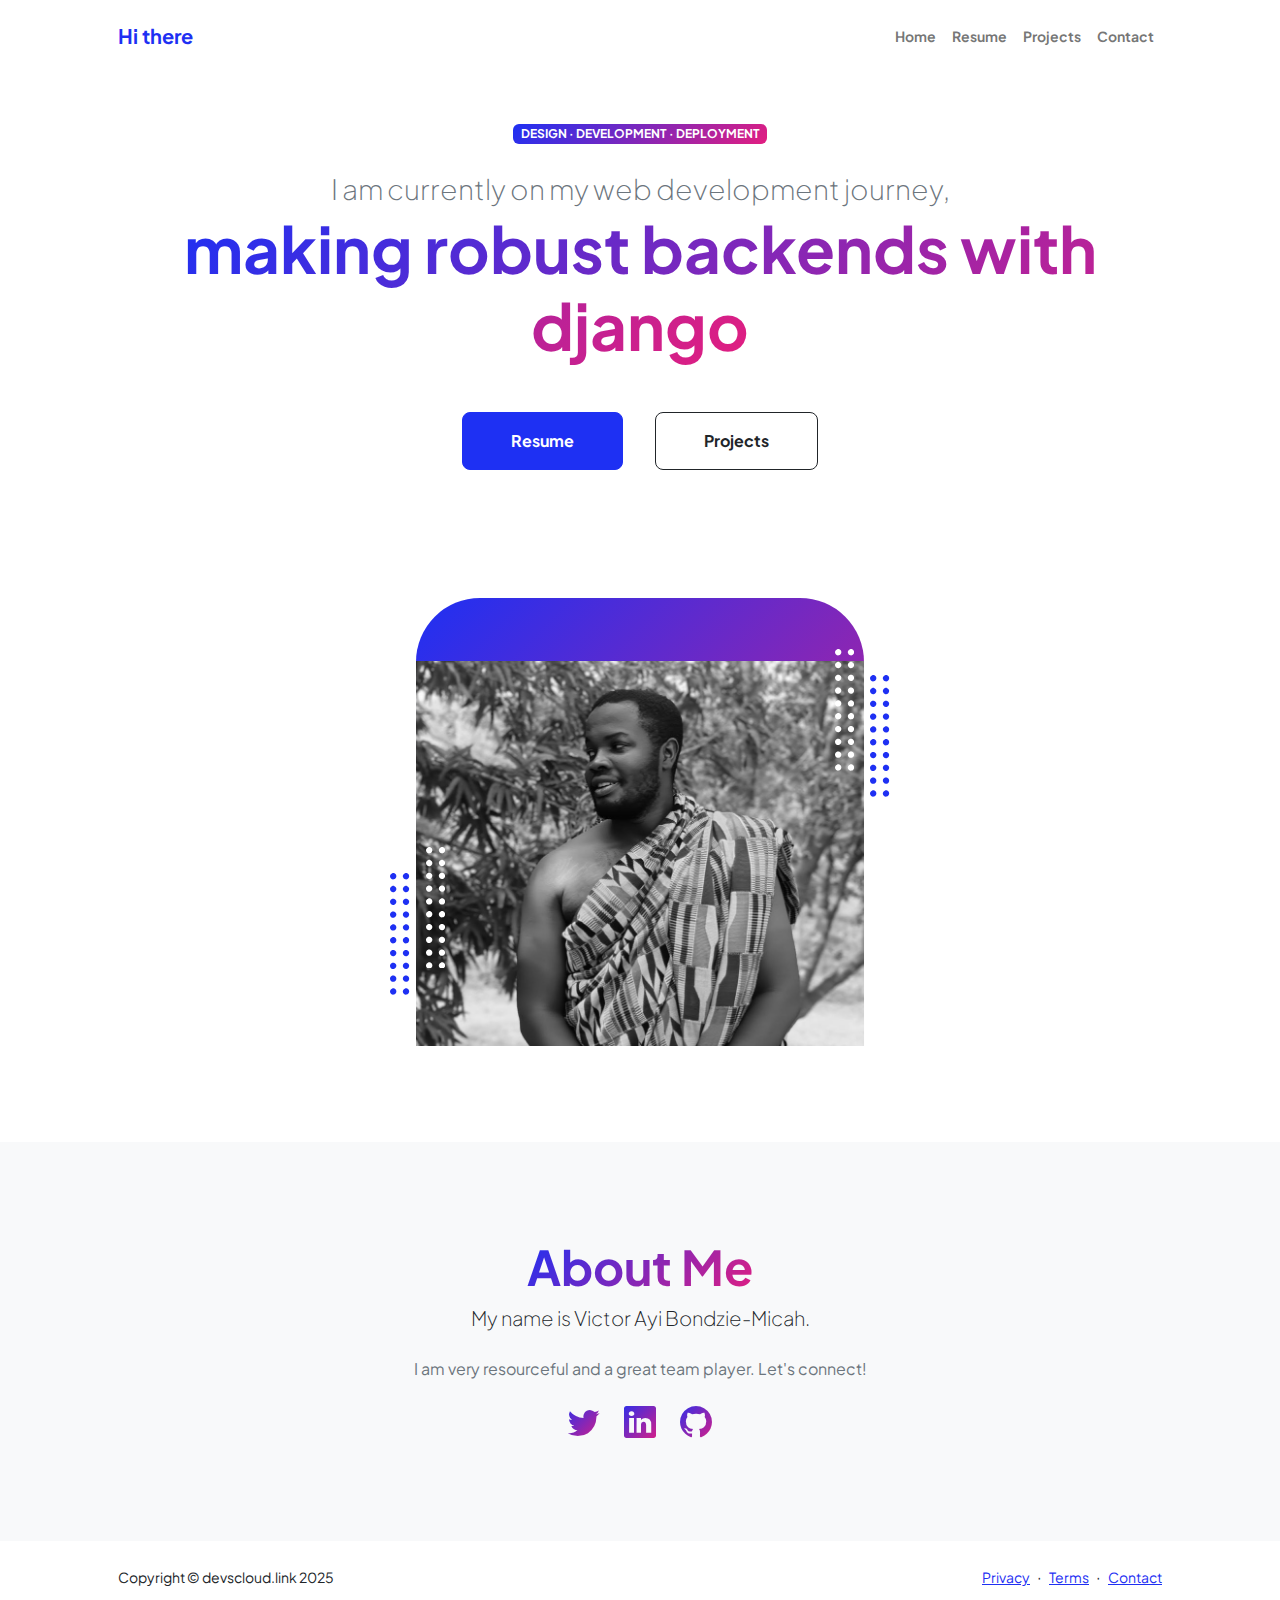
<file: index.html>
<!DOCTYPE html>
<html lang="en">
    <head>
        <meta charset="utf-8" />
        <meta name="viewport" content="width=device-width, initial-scale=1, shrink-to-fit=no" />
        <meta name="description" content="" />
        <meta name="author" content="" />
        <title>Welcome to my Website</title>
        <!-- Favicon-->
        <link rel="icon" type="image/x-icon" href="assets/favicon.ico" />
        <!-- Custom Google font-->
        <link rel="preconnect" href="https://fonts.googleapis.com" />
        <link rel="preconnect" href="https://fonts.gstatic.com" crossorigin />
        <link href="https://fonts.googleapis.com/css2?family=Plus+Jakarta+Sans:wght@100;200;300;400;500;600;700;800;900&amp;display=swap" rel="stylesheet" />
        <!-- Bootstrap icons-->
        <link href="https://cdn.jsdelivr.net/npm/bootstrap-icons@1.8.1/font/bootstrap-icons.css" rel="stylesheet" />
        <!-- Core theme CSS (includes Bootstrap)-->
        <link href="css/styles.css" rel="stylesheet" />
    </head>
    <body class="d-flex flex-column h-100">
        <main class="flex-shrink-0">
            <!-- Navigation-->
            <nav class="navbar navbar-expand-lg navbar-light bg-white py-3">
                <div class="container px-5">
                    <a class="navbar-brand" href="index.html"><span class="fw-bolder text-primary">Hi there</span></a>
                    <button class="navbar-toggler" type="button" data-bs-toggle="collapse" data-bs-target="#navbarSupportedContent" aria-controls="navbarSupportedContent" aria-expanded="false" aria-label="Toggle navigation"><span class="navbar-toggler-icon"></span></button>
                    <div class="collapse navbar-collapse" id="navbarSupportedContent">
                        <ul class="navbar-nav ms-auto mb-2 mb-lg-0 small fw-bolder">
                            <li class="nav-item"><a class="nav-link" href="index.html">Home</a></li>
                            <li class="nav-item"><a class="nav-link" href="resume.html">Resume</a></li>
                            <li class="nav-item"><a class="nav-link" href="projects.html">Projects</a></li>
                            <li class="nav-item"><a class="nav-link" href="contact.html">Contact</a></li>
                        </ul>
                    </div>
                </div>
            </nav>
            <!-- Header-->
            <header class="py-5">
                <div class="container px-5 pb-5">
                    <div class="row gx-5 align-items-center">
                        <div class="col-xxl-5">
                            <!-- Header text content-->
                            <div class="text-center text-xxl-start">
                                <div class="badge bg-gradient-primary-to-secondary text-white mb-4"><div class="text-uppercase">Design &middot; Development &middot; Deployment</div></div>
                                <div class="fs-3 fw-light text-muted">I am currently on my web development journey,</div>
                                <h1 class="display-3 fw-bolder mb-5"><span class="text-gradient d-inline">making robust backends with django</span></h1>
                                <div class="d-grid gap-3 d-sm-flex justify-content-sm-center justify-content-xxl-start mb-3">
                                    <a class="btn btn-primary btn-lg px-5 py-3 me-sm-3 fs-6 fw-bolder" href="resume.html">Resume</a>
                                    <a class="btn btn-outline-dark btn-lg px-5 py-3 fs-6 fw-bolder" href="projects.html">Projects</a>
                                </div>
                            </div>
                        </div>
                        <div class="col-xxl-7">
                            <!-- Header profile picture-->
                            <div class="d-flex justify-content-center mt-5 mt-xxl-0">
                                <div class="profile bg-gradient-primary-to-secondary">
                                    <!-- TIP: For best results, use a photo with a transparent background like the demo example below-->
                                    <!-- Watch a tutorial on how to do this on YouTube (link)-->
                                    <img class="profile-img" src="newme22.JPG" alt="..." /> 
                                    <div class="dots-1">
                                        <!-- SVG Dots-->
                                        <svg version="1.1" xmlns="http://www.w3.org/2000/svg" xmlns:xlink="http://www.w3.org/1999/xlink" x="0px" y="0px" viewBox="0 0 191.6 1215.4" style="enable-background: new 0 0 191.6 1215.4" xml:space="preserve">
                                            <g transform="translate(0.000000,1280.000000) scale(0.100000,-0.100000)">
                                                <path d="M227.7,12788.6c-105-35-200-141-222-248c-43-206,163-412,369-369c155,32,275,190,260,339c-11,105-90,213-190,262        C383.7,12801.6,289.7,12808.6,227.7,12788.6z"></path>
                                                <path d="M1507.7,12788.6c-151-50-253-216-222-362c25-119,136-230,254-255c194-41,395,142,375,339c-11,105-90,213-190,262        C1663.7,12801.6,1569.7,12808.6,1507.7,12788.6z"></path>
                                                <path d="M227.7,11508.6c-105-35-200-141-222-248c-43-206,163-412,369-369c155,32,275,190,260,339c-11,105-90,213-190,262        C383.7,11521.6,289.7,11528.6,227.7,11508.6z"></path>
                                                <path d="M1507.7,11508.6c-151-50-253-216-222-362c25-119,136-230,254-255c194-41,395,142,375,339c-11,105-90,213-190,262        C1663.7,11521.6,1569.7,11528.6,1507.7,11508.6z"></path>
                                                <path d="M227.7,10228.6c-105-35-200-141-222-248c-43-206,163-412,369-369c155,32,275,190,260,339c-11,105-90,213-190,262        C383.7,10241.6,289.7,10248.6,227.7,10228.6z"></path>
                                                <path d="M1507.7,10228.6c-105-35-200-141-222-248c-43-206,163-412,369-369c155,32,275,190,260,339c-11,105-90,213-190,262        C1663.7,10241.6,1569.7,10248.6,1507.7,10228.6z"></path>
                                                <path d="M227.7,8948.6c-105-35-200-141-222-248c-43-206,163-412,369-369c155,32,275,190,260,339c-11,105-90,213-190,262        C383.7,8961.6,289.7,8968.6,227.7,8948.6z"></path>
                                                <path d="M1507.7,8948.6c-105-35-200-141-222-248c-43-206,163-412,369-369c155,32,275,190,260,339c-11,105-90,213-190,262        C1663.7,8961.6,1569.7,8968.6,1507.7,8948.6z"></path>
                                                <path d="M227.7,7668.6c-105-35-200-141-222-248c-43-206,163-412,369-369c155,32,275,190,260,339c-11,105-90,213-190,262        C383.7,7681.6,289.7,7688.6,227.7,7668.6z"></path>
                                                <path d="M1507.7,7668.6c-105-35-200-141-222-248c-43-206,163-412,369-369c155,32,275,190,260,339c-11,105-90,213-190,262        C1663.7,7681.6,1569.7,7688.6,1507.7,7668.6z"></path>
                                                <path d="M227.7,6388.6c-105-35-200-141-222-248c-43-206,163-412,369-369c155,32,275,190,260,339c-11,105-90,213-190,262        C383.7,6401.6,289.7,6408.6,227.7,6388.6z"></path>
                                                <path d="M1507.7,6388.6c-105-35-200-141-222-248c-43-206,163-412,369-369c155,32,275,190,260,339c-11,105-90,213-190,262        C1663.7,6401.6,1569.7,6408.6,1507.7,6388.6z"></path>
                                                <path d="M227.7,5108.6c-105-35-200-141-222-248c-43-206,163-412,369-369c155,32,275,190,260,339c-11,105-90,213-190,262        C383.7,5121.6,289.7,5128.6,227.7,5108.6z"></path>
                                                <path d="M1507.7,5108.6c-105-35-200-141-222-248c-43-206,163-412,369-369c155,32,275,190,260,339c-11,105-90,213-190,262        C1663.7,5121.6,1569.7,5128.6,1507.7,5108.6z"></path>
                                                <path d="M227.7,3828.6c-105-35-200-141-222-248c-43-206,163-412,369-369c155,32,275,190,260,339c-11,105-90,213-190,262        C383.7,3841.6,289.7,3848.6,227.7,3828.6z"></path>
                                                <path d="M1507.7,3828.6c-105-35-200-141-222-248c-43-206,163-412,369-369c155,32,275,190,260,339c-11,105-90,213-190,262        C1663.7,3841.6,1569.7,3848.6,1507.7,3828.6z"></path>
                                                <path d="M227.7,2548.6c-105-35-200-141-222-248c-43-206,163-412,369-369c155,32,275,190,260,339c-11,105-90,213-190,262        C383.7,2561.6,289.7,2568.6,227.7,2548.6z"></path>
                                                <path d="M1507.7,2548.6c-105-35-200-141-222-248c-43-206,163-412,369-369c155,32,275,190,260,339c-11,105-90,213-190,262        C1663.7,2561.6,1569.7,2568.6,1507.7,2548.6z"></path>
                                                <path d="M227.7,1268.6c-105-35-200-141-222-248c-43-206,163-412,369-369c155,32,275,190,260,339c-11,105-90,213-190,262        C383.7,1281.6,289.7,1288.6,227.7,1268.6z"></path>
                                                <path d="M1507.7,1268.6c-105-35-200-141-222-248c-43-206,163-412,369-369c155,32,275,190,260,339c-11,105-90,213-190,262        C1663.7,1281.6,1569.7,1288.6,1507.7,1268.6z"></path>
                                            </g>
                                        </svg>
                                        <!-- END of SVG dots-->
                                    </div>
                                    <div class="dots-2">
                                        <!-- SVG Dots-->
                                        <svg version="1.1" xmlns="http://www.w3.org/2000/svg" xmlns:xlink="http://www.w3.org/1999/xlink" x="0px" y="0px" viewBox="0 0 191.6 1215.4" style="enable-background: new 0 0 191.6 1215.4" xml:space="preserve">
                                            <g transform="translate(0.000000,1280.000000) scale(0.100000,-0.100000)">
                                                <path d="M227.7,12788.6c-105-35-200-141-222-248c-43-206,163-412,369-369c155,32,275,190,260,339c-11,105-90,213-190,262        C383.7,12801.6,289.7,12808.6,227.7,12788.6z"></path>
                                                <path d="M1507.7,12788.6c-151-50-253-216-222-362c25-119,136-230,254-255c194-41,395,142,375,339c-11,105-90,213-190,262        C1663.7,12801.6,1569.7,12808.6,1507.7,12788.6z"></path>
                                                <path d="M227.7,11508.6c-105-35-200-141-222-248c-43-206,163-412,369-369c155,32,275,190,260,339c-11,105-90,213-190,262        C383.7,11521.6,289.7,11528.6,227.7,11508.6z"></path>
                                                <path d="M1507.7,11508.6c-151-50-253-216-222-362c25-119,136-230,254-255c194-41,395,142,375,339c-11,105-90,213-190,262        C1663.7,11521.6,1569.7,11528.6,1507.7,11508.6z"></path>
                                                <path d="M227.7,10228.6c-105-35-200-141-222-248c-43-206,163-412,369-369c155,32,275,190,260,339c-11,105-90,213-190,262        C383.7,10241.6,289.7,10248.6,227.7,10228.6z"></path>
                                                <path d="M1507.7,10228.6c-105-35-200-141-222-248c-43-206,163-412,369-369c155,32,275,190,260,339c-11,105-90,213-190,262        C1663.7,10241.6,1569.7,10248.6,1507.7,10228.6z"></path>
                                                <path d="M227.7,8948.6c-105-35-200-141-222-248c-43-206,163-412,369-369c155,32,275,190,260,339c-11,105-90,213-190,262        C383.7,8961.6,289.7,8968.6,227.7,8948.6z"></path>
                                                <path d="M1507.7,8948.6c-105-35-200-141-222-248c-43-206,163-412,369-369c155,32,275,190,260,339c-11,105-90,213-190,262        C1663.7,8961.6,1569.7,8968.6,1507.7,8948.6z"></path>
                                                <path d="M227.7,7668.6c-105-35-200-141-222-248c-43-206,163-412,369-369c155,32,275,190,260,339c-11,105-90,213-190,262        C383.7,7681.6,289.7,7688.6,227.7,7668.6z"></path>
                                                <path d="M1507.7,7668.6c-105-35-200-141-222-248c-43-206,163-412,369-369c155,32,275,190,260,339c-11,105-90,213-190,262        C1663.7,7681.6,1569.7,7688.6,1507.7,7668.6z"></path>
                                                <path d="M227.7,6388.6c-105-35-200-141-222-248c-43-206,163-412,369-369c155,32,275,190,260,339c-11,105-90,213-190,262        C383.7,6401.6,289.7,6408.6,227.7,6388.6z"></path>
                                                <path d="M1507.7,6388.6c-105-35-200-141-222-248c-43-206,163-412,369-369c155,32,275,190,260,339c-11,105-90,213-190,262        C1663.7,6401.6,1569.7,6408.6,1507.7,6388.6z"></path>
                                                <path d="M227.7,5108.6c-105-35-200-141-222-248c-43-206,163-412,369-369c155,32,275,190,260,339c-11,105-90,213-190,262        C383.7,5121.6,289.7,5128.6,227.7,5108.6z"></path>
                                                <path d="M1507.7,5108.6c-105-35-200-141-222-248c-43-206,163-412,369-369c155,32,275,190,260,339c-11,105-90,213-190,262        C1663.7,5121.6,1569.7,5128.6,1507.7,5108.6z"></path>
                                                <path d="M227.7,3828.6c-105-35-200-141-222-248c-43-206,163-412,369-369c155,32,275,190,260,339c-11,105-90,213-190,262        C383.7,3841.6,289.7,3848.6,227.7,3828.6z"></path>
                                                <path d="M1507.7,3828.6c-105-35-200-141-222-248c-43-206,163-412,369-369c155,32,275,190,260,339c-11,105-90,213-190,262        C1663.7,3841.6,1569.7,3848.6,1507.7,3828.6z"></path>
                                                <path d="M227.7,2548.6c-105-35-200-141-222-248c-43-206,163-412,369-369c155,32,275,190,260,339c-11,105-90,213-190,262        C383.7,2561.6,289.7,2568.6,227.7,2548.6z"></path>
                                                <path d="M1507.7,2548.6c-105-35-200-141-222-248c-43-206,163-412,369-369c155,32,275,190,260,339c-11,105-90,213-190,262        C1663.7,2561.6,1569.7,2568.6,1507.7,2548.6z"></path>
                                                <path d="M227.7,1268.6c-105-35-200-141-222-248c-43-206,163-412,369-369c155,32,275,190,260,339c-11,105-90,213-190,262        C383.7,1281.6,289.7,1288.6,227.7,1268.6z"></path>
                                                <path d="M1507.7,1268.6c-105-35-200-141-222-248c-43-206,163-412,369-369c155,32,275,190,260,339c-11,105-90,213-190,262        C1663.7,1281.6,1569.7,1288.6,1507.7,1268.6z"></path>
                                            </g>
                                        </svg>
                                        <!-- END of SVG dots-->
                                    </div>
                                    <div class="dots-3">
                                        <!-- SVG Dots-->
                                        <svg version="1.1" xmlns="http://www.w3.org/2000/svg" xmlns:xlink="http://www.w3.org/1999/xlink" x="0px" y="0px" viewBox="0 0 191.6 1215.4" style="enable-background: new 0 0 191.6 1215.4" xml:space="preserve">
                                            <g transform="translate(0.000000,1280.000000) scale(0.100000,-0.100000)">
                                                <path d="M227.7,12788.6c-105-35-200-141-222-248c-43-206,163-412,369-369c155,32,275,190,260,339c-11,105-90,213-190,262        C383.7,12801.6,289.7,12808.6,227.7,12788.6z"></path>
                                                <path d="M1507.7,12788.6c-151-50-253-216-222-362c25-119,136-230,254-255c194-41,395,142,375,339c-11,105-90,213-190,262        C1663.7,12801.6,1569.7,12808.6,1507.7,12788.6z"></path>
                                                <path d="M227.7,11508.6c-105-35-200-141-222-248c-43-206,163-412,369-369c155,32,275,190,260,339c-11,105-90,213-190,262        C383.7,11521.6,289.7,11528.6,227.7,11508.6z"></path>
                                                <path d="M1507.7,11508.6c-151-50-253-216-222-362c25-119,136-230,254-255c194-41,395,142,375,339c-11,105-90,213-190,262        C1663.7,11521.6,1569.7,11528.6,1507.7,11508.6z"></path>
                                                <path d="M227.7,10228.6c-105-35-200-141-222-248c-43-206,163-412,369-369c155,32,275,190,260,339c-11,105-90,213-190,262        C383.7,10241.6,289.7,10248.6,227.7,10228.6z"></path>
                                                <path d="M1507.7,10228.6c-105-35-200-141-222-248c-43-206,163-412,369-369c155,32,275,190,260,339c-11,105-90,213-190,262        C1663.7,10241.6,1569.7,10248.6,1507.7,10228.6z"></path>
                                                <path d="M227.7,8948.6c-105-35-200-141-222-248c-43-206,163-412,369-369c155,32,275,190,260,339c-11,105-90,213-190,262        C383.7,8961.6,289.7,8968.6,227.7,8948.6z"></path>
                                                <path d="M1507.7,8948.6c-105-35-200-141-222-248c-43-206,163-412,369-369c155,32,275,190,260,339c-11,105-90,213-190,262        C1663.7,8961.6,1569.7,8968.6,1507.7,8948.6z"></path>
                                                <path d="M227.7,7668.6c-105-35-200-141-222-248c-43-206,163-412,369-369c155,32,275,190,260,339c-11,105-90,213-190,262        C383.7,7681.6,289.7,7688.6,227.7,7668.6z"></path>
                                                <path d="M1507.7,7668.6c-105-35-200-141-222-248c-43-206,163-412,369-369c155,32,275,190,260,339c-11,105-90,213-190,262        C1663.7,7681.6,1569.7,7688.6,1507.7,7668.6z"></path>
                                                <path d="M227.7,6388.6c-105-35-200-141-222-248c-43-206,163-412,369-369c155,32,275,190,260,339c-11,105-90,213-190,262        C383.7,6401.6,289.7,6408.6,227.7,6388.6z"></path>
                                                <path d="M1507.7,6388.6c-105-35-200-141-222-248c-43-206,163-412,369-369c155,32,275,190,260,339c-11,105-90,213-190,262        C1663.7,6401.6,1569.7,6408.6,1507.7,6388.6z"></path>
                                                <path d="M227.7,5108.6c-105-35-200-141-222-248c-43-206,163-412,369-369c155,32,275,190,260,339c-11,105-90,213-190,262        C383.7,5121.6,289.7,5128.6,227.7,5108.6z"></path>
                                                <path d="M1507.7,5108.6c-105-35-200-141-222-248c-43-206,163-412,369-369c155,32,275,190,260,339c-11,105-90,213-190,262        C1663.7,5121.6,1569.7,5128.6,1507.7,5108.6z"></path>
                                                <path d="M227.7,3828.6c-105-35-200-141-222-248c-43-206,163-412,369-369c155,32,275,190,260,339c-11,105-90,213-190,262        C383.7,3841.6,289.7,3848.6,227.7,3828.6z"></path>
                                                <path d="M1507.7,3828.6c-105-35-200-141-222-248c-43-206,163-412,369-369c155,32,275,190,260,339c-11,105-90,213-190,262        C1663.7,3841.6,1569.7,3848.6,1507.7,3828.6z"></path>
                                                <path d="M227.7,2548.6c-105-35-200-141-222-248c-43-206,163-412,369-369c155,32,275,190,260,339c-11,105-90,213-190,262        C383.7,2561.6,289.7,2568.6,227.7,2548.6z"></path>
                                                <path d="M1507.7,2548.6c-105-35-200-141-222-248c-43-206,163-412,369-369c155,32,275,190,260,339c-11,105-90,213-190,262        C1663.7,2561.6,1569.7,2568.6,1507.7,2548.6z"></path>
                                                <path d="M227.7,1268.6c-105-35-200-141-222-248c-43-206,163-412,369-369c155,32,275,190,260,339c-11,105-90,213-190,262        C383.7,1281.6,289.7,1288.6,227.7,1268.6z"></path>
                                                <path d="M1507.7,1268.6c-105-35-200-141-222-248c-43-206,163-412,369-369c155,32,275,190,260,339c-11,105-90,213-190,262        C1663.7,1281.6,1569.7,1288.6,1507.7,1268.6z"></path>
                                            </g>
                                        </svg>
                                        <!-- END of SVG dots-->
                                    </div>
                                    <div class="dots-4">
                                        <!-- SVG Dots-->
                                        <svg version="1.1" xmlns="http://www.w3.org/2000/svg" xmlns:xlink="http://www.w3.org/1999/xlink" x="0px" y="0px" viewBox="0 0 191.6 1215.4" style="enable-background: new 0 0 191.6 1215.4" xml:space="preserve">
                                            <g transform="translate(0.000000,1280.000000) scale(0.100000,-0.100000)">
                                                <path d="M227.7,12788.6c-105-35-200-141-222-248c-43-206,163-412,369-369c155,32,275,190,260,339c-11,105-90,213-190,262        C383.7,12801.6,289.7,12808.6,227.7,12788.6z"></path>
                                                <path d="M1507.7,12788.6c-151-50-253-216-222-362c25-119,136-230,254-255c194-41,395,142,375,339c-11,105-90,213-190,262        C1663.7,12801.6,1569.7,12808.6,1507.7,12788.6z"></path>
                                                <path d="M227.7,11508.6c-105-35-200-141-222-248c-43-206,163-412,369-369c155,32,275,190,260,339c-11,105-90,213-190,262        C383.7,11521.6,289.7,11528.6,227.7,11508.6z"></path>
                                                <path d="M1507.7,11508.6c-151-50-253-216-222-362c25-119,136-230,254-255c194-41,395,142,375,339c-11,105-90,213-190,262        C1663.7,11521.6,1569.7,11528.6,1507.7,11508.6z"></path>
                                                <path d="M227.7,10228.6c-105-35-200-141-222-248c-43-206,163-412,369-369c155,32,275,190,260,339c-11,105-90,213-190,262        C383.7,10241.6,289.7,10248.6,227.7,10228.6z"></path>
                                                <path d="M1507.7,10228.6c-105-35-200-141-222-248c-43-206,163-412,369-369c155,32,275,190,260,339c-11,105-90,213-190,262        C1663.7,10241.6,1569.7,10248.6,1507.7,10228.6z"></path>
                                                <path d="M227.7,8948.6c-105-35-200-141-222-248c-43-206,163-412,369-369c155,32,275,190,260,339c-11,105-90,213-190,262        C383.7,8961.6,289.7,8968.6,227.7,8948.6z"></path>
                                                <path d="M1507.7,8948.6c-105-35-200-141-222-248c-43-206,163-412,369-369c155,32,275,190,260,339c-11,105-90,213-190,262        C1663.7,8961.6,1569.7,8968.6,1507.7,8948.6z"></path>
                                                <path d="M227.7,7668.6c-105-35-200-141-222-248c-43-206,163-412,369-369c155,32,275,190,260,339c-11,105-90,213-190,262        C383.7,7681.6,289.7,7688.6,227.7,7668.6z"></path>
                                                <path d="M1507.7,7668.6c-105-35-200-141-222-248c-43-206,163-412,369-369c155,32,275,190,260,339c-11,105-90,213-190,262        C1663.7,7681.6,1569.7,7688.6,1507.7,7668.6z"></path>
                                                <path d="M227.7,6388.6c-105-35-200-141-222-248c-43-206,163-412,369-369c155,32,275,190,260,339c-11,105-90,213-190,262        C383.7,6401.6,289.7,6408.6,227.7,6388.6z"></path>
                                                <path d="M1507.7,6388.6c-105-35-200-141-222-248c-43-206,163-412,369-369c155,32,275,190,260,339c-11,105-90,213-190,262        C1663.7,6401.6,1569.7,6408.6,1507.7,6388.6z"></path>
                                                <path d="M227.7,5108.6c-105-35-200-141-222-248c-43-206,163-412,369-369c155,32,275,190,260,339c-11,105-90,213-190,262        C383.7,5121.6,289.7,5128.6,227.7,5108.6z"></path>
                                                <path d="M1507.7,5108.6c-105-35-200-141-222-248c-43-206,163-412,369-369c155,32,275,190,260,339c-11,105-90,213-190,262        C1663.7,5121.6,1569.7,5128.6,1507.7,5108.6z"></path>
                                                <path d="M227.7,3828.6c-105-35-200-141-222-248c-43-206,163-412,369-369c155,32,275,190,260,339c-11,105-90,213-190,262        C383.7,3841.6,289.7,3848.6,227.7,3828.6z"></path>
                                                <path d="M1507.7,3828.6c-105-35-200-141-222-248c-43-206,163-412,369-369c155,32,275,190,260,339c-11,105-90,213-190,262        C1663.7,3841.6,1569.7,3848.6,1507.7,3828.6z"></path>
                                                <path d="M227.7,2548.6c-105-35-200-141-222-248c-43-206,163-412,369-369c155,32,275,190,260,339c-11,105-90,213-190,262        C383.7,2561.6,289.7,2568.6,227.7,2548.6z"></path>
                                                <path d="M1507.7,2548.6c-105-35-200-141-222-248c-43-206,163-412,369-369c155,32,275,190,260,339c-11,105-90,213-190,262        C1663.7,2561.6,1569.7,2568.6,1507.7,2548.6z"></path>
                                                <path d="M227.7,1268.6c-105-35-200-141-222-248c-43-206,163-412,369-369c155,32,275,190,260,339c-11,105-90,213-190,262        C383.7,1281.6,289.7,1288.6,227.7,1268.6z"></path>
                                                <path d="M1507.7,1268.6c-105-35-200-141-222-248c-43-206,163-412,369-369c155,32,275,190,260,339c-11,105-90,213-190,262        C1663.7,1281.6,1569.7,1288.6,1507.7,1268.6z"></path>
                                            </g>
                                        </svg>
                                        <!-- END of SVG dots-->
                                    </div>
                                </div>
                            </div>
                        </div>
                    </div>
                </div>
            </header>
            <!-- About Section-->
            <section class="bg-light py-5">
                <div class="container px-5">
                    <div class="row gx-5 justify-content-center">
                        <div class="col-xxl-8">
                            <div class="text-center my-5">
                                <h2 class="display-5 fw-bolder"><span class="text-gradient d-inline">About Me</span></h2>
                                <p class="lead fw-light mb-4">My name is Victor Ayi Bondzie-Micah.</p>
                                <p class="text-muted">I am very resourceful and a great team player. Let's connect! </p>
                                <div class="d-flex justify-content-center fs-2 gap-4">
                                    <a class="text-gradient" href="https://x.com/svn_vb?s=21"><i class="bi bi-twitter"></i></a>
                                    <a class="text-gradient" href="www.linkedin.com/in/victorbondzie-micah"><i class="bi bi-linkedin"></i></a>
                                    <a class="text-gradient" href="https://github.com/Victor00017"><i class="bi bi-github"></i></a>
                                </div>
                            </div>
                        </div>
                    </div>
                </div>
            </section>
        </main>
        <!-- Footer-->
        <footer class="bg-white py-4 mt-auto">
            <div class="container px-5">
                <div class="row align-items-center justify-content-between flex-column flex-sm-row">
                    <div class="col-auto"><div class="small m-0">Copyright &copy; devscloud.link 2025</div></div>
                    <div class="col-auto">
                        <a class="small" href="#!">Privacy</a>
                        <span class="mx-1">&middot;</span>
                        <a class="small" href="#!">Terms</a>
                        <span class="mx-1">&middot;</span>
                        <a class="small" href="contact.html">Contact</a>
                    </div>
                </div>
            </div>
        </footer>
        <!-- Bootstrap core JS-->
        <script src="https://cdn.jsdelivr.net/npm/bootstrap@5.2.3/dist/js/bootstrap.bundle.min.js"></script>
        <!-- Core theme JS-->
        <script src="js/scripts.js"></script>
    </body>
</html>
</file>
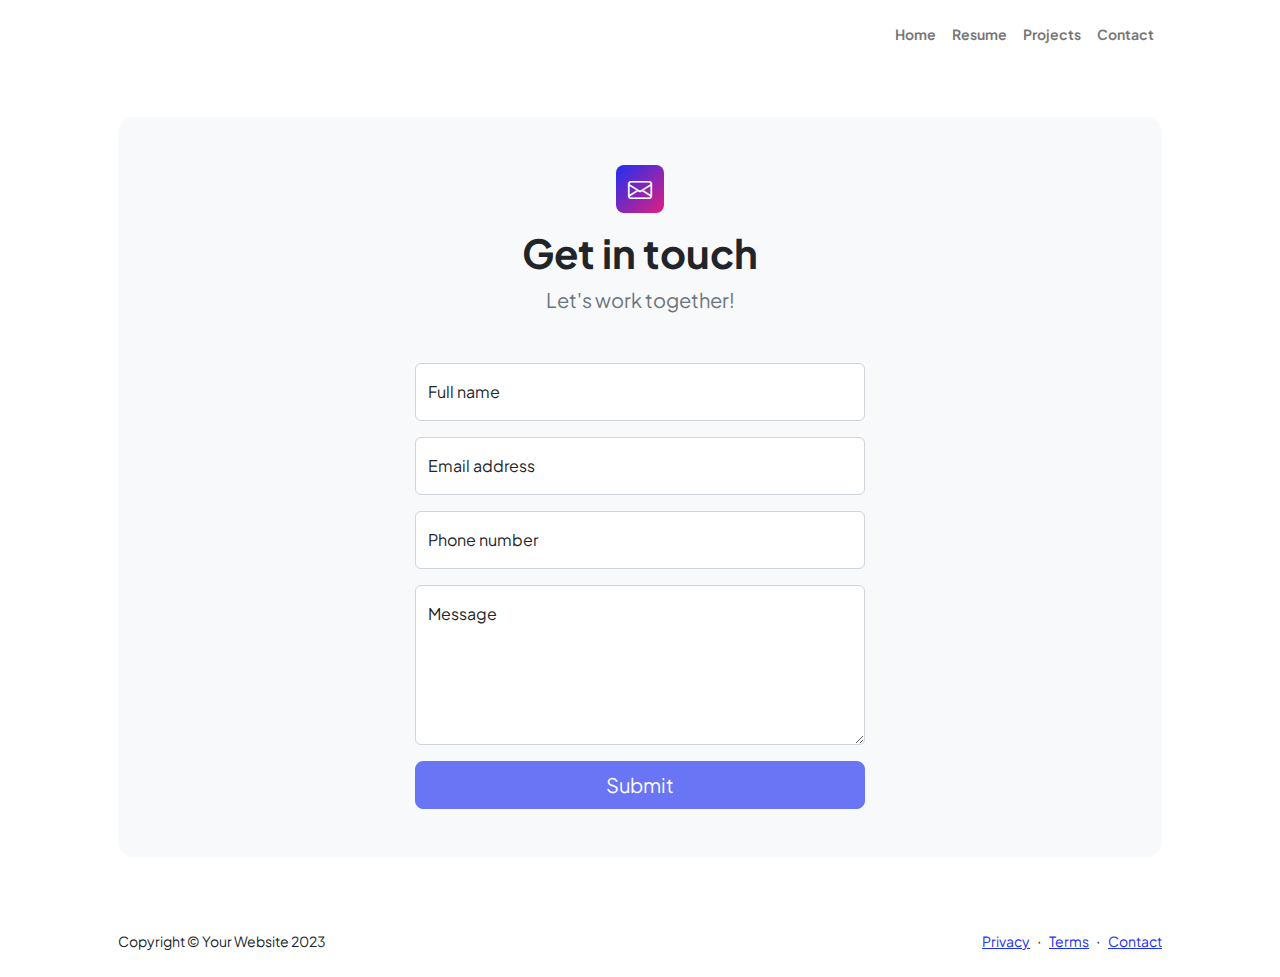
<file: contact.html>
<!DOCTYPE html>
<html lang="en">
    <head>
        <meta charset="utf-8" />
        <meta name="viewport" content="width=device-width, initial-scale=1, shrink-to-fit=no" />
        <meta name="description" content />
        <meta name="author" content />
        <title>Get in touch with me.</title>
        <!-- Favicon-->
        <link rel="icon" type="image/x-icon" href="assets/favicon.ico" />
        <!-- Custom Google font-->
        <link rel="preconnect" href="https://fonts.googleapis.com" />
        <link rel="preconnect" href="https://fonts.gstatic.com" crossorigin />
        <link href="https://fonts.googleapis.com/css2?family=Plus+Jakarta+Sans:wght@100;200;300;400;500;600;700;800;900&amp;display=swap" rel="stylesheet" />
        <!-- Bootstrap icons-->
        <link href="https://cdn.jsdelivr.net/npm/bootstrap-icons@1.8.1/font/bootstrap-icons.css" rel="stylesheet" />
        <!-- Core theme CSS (includes Bootstrap)-->
        <link href="css/styles.css" rel="stylesheet" />
    </head>
    <body class="d-flex flex-column">
        <main class="flex-shrink-0">
            <!-- Navigation-->
            <nav class="navbar navbar-expand-lg navbar-light bg-white py-3">
                <div class="container px-5">
                    <a class="navbar-brand" href="index.html"><span class="fw-bolder text-primary"></span></a>
                    <button class="navbar-toggler" type="button" data-bs-toggle="collapse" data-bs-target="#navbarSupportedContent" aria-controls="navbarSupportedContent" aria-expanded="false" aria-label="Toggle navigation"><span class="navbar-toggler-icon"></span></button>
                    <div class="collapse navbar-collapse" id="navbarSupportedContent">
                        <ul class="navbar-nav ms-auto mb-2 mb-lg-0 small fw-bolder">
                            <li class="nav-item"><a class="nav-link" href="index.html">Home</a></li>
                            <li class="nav-item"><a class="nav-link" href="resume.html">Resume</a></li>
                            <li class="nav-item"><a class="nav-link" href="projects.html">Projects</a></li>
                            <li class="nav-item"><a class="nav-link" href="contact.html">Contact</a></li>
                        </ul>
                    </div>
                </div>
            </nav>
            <!-- Page content-->
            <section class="py-5">
                <div class="container px-5">
                    <!-- Contact form-->
                    <div class="bg-light rounded-4 py-5 px-4 px-md-5">
                        <div class="text-center mb-5">
                            <div class="feature bg-primary bg-gradient-primary-to-secondary text-white rounded-3 mb-3"><i class="bi bi-envelope"></i></div>
                            <h1 class="fw-bolder">Get in touch</h1>
                            <p class="lead fw-normal text-muted mb-0">Let's work together!</p>
                        </div>
                        <div class="row gx-5 justify-content-center">
                            <div class="col-lg-8 col-xl-6">
                                <!-- * * * * * * * * * * * * * * *-->
                                <!-- * * SB Forms Contact Form * *-->
                                <!-- * * * * * * * * * * * * * * *-->
                                <!-- This form is pre-integrated with SB Forms.-->
                                <!-- To make this form functional, sign up at-->
                                <!-- https://startbootstrap.com/solution/contact-forms-->
                                <!-- to get an API token!-->
                                <form id="contactForm" data-sb-form-api-token="API_TOKEN">
                                    <!-- Name input-->
                                    <div class="form-floating mb-3">
                                        <input class="form-control" id="name" type="text" placeholder="Enter your name..." data-sb-validations="required" />
                                        <label for="name">Full name</label>
                                        <div class="invalid-feedback" data-sb-feedback="name:required">A name is required.</div>
                                    </div>
                                    <!-- Email address input-->
                                    <div class="form-floating mb-3">
                                        <input class="form-control" id="email" type="email" placeholder="name@example.com" data-sb-validations="required,email" />
                                        <label for="email">Email address</label>
                                        <div class="invalid-feedback" data-sb-feedback="email:required">An email is required.</div>
                                        <div class="invalid-feedback" data-sb-feedback="email:email">Email is not valid.</div>
                                    </div>
                                    <!-- Phone number input-->
                                    <div class="form-floating mb-3">
                                        <input class="form-control" id="phone" type="tel" placeholder="(123) 456-7890" data-sb-validations="required" />
                                        <label for="phone">Phone number</label>
                                        <div class="invalid-feedback" data-sb-feedback="phone:required">A phone number is required.</div>
                                    </div>
                                    <!-- Message input-->
                                    <div class="form-floating mb-3">
                                        <textarea class="form-control" id="message" type="text" placeholder="Enter your message here..." style="height: 10rem" data-sb-validations="required"></textarea>
                                        <label for="message">Message</label>
                                        <div class="invalid-feedback" data-sb-feedback="message:required">A message is required.</div>
                                    </div>
                                    <!-- Submit success message-->
                                    <!---->
                                    <!-- This is what your users will see when the form-->
                                    <!-- has successfully submitted-->
                                    <div class="d-none" id="submitSuccessMessage">
                                        <div class="text-center mb-3">
                                            <div class="fw-bolder">Form submission successful!</div>
                                            To activate this form, sign up at
                                            <br />
                                            <a href="https://startbootstrap.com/solution/contact-forms">https://startbootstrap.com/solution/contact-forms</a>
                                        </div>
                                    </div>
                                    <!-- Submit error message-->
                                    <!---->
                                    <!-- This is what your users will see when there is-->
                                    <!-- an error submitting the form-->
                                    <div class="d-none" id="submitErrorMessage"><div class="text-center text-danger mb-3">Error sending message!</div></div>
                                    <!-- Submit Button-->
                                    <div class="d-grid"><button class="btn btn-primary btn-lg disabled" id="submitButton" type="submit">Submit</button></div>
                                </form>
                            </div>
                        </div>
                    </div>
                </div>
            </section>
        </main>
        <!-- Footer-->
        <footer class="bg-white py-4 mt-auto">
            <div class="container px-5">
                <div class="row align-items-center justify-content-between flex-column flex-sm-row">
                    <div class="col-auto"><div class="small m-0">Copyright &copy; Your Website 2023</div></div>
                    <div class="col-auto">
                        <a class="small" href="#!">Privacy</a>
                        <span class="mx-1">&middot;</span>
                        <a class="small" href="#!">Terms</a>
                        <span class="mx-1">&middot;</span>
                        <a class="small" href="#!">Contact</a>
                    </div>
                </div>
            </div>
        </footer>
        <!-- Bootstrap core JS-->
        <script src="https://cdn.jsdelivr.net/npm/bootstrap@5.2.3/dist/js/bootstrap.bundle.min.js"></script>
        <!-- Core theme JS-->
        <script src="js/scripts.js"></script>
        <!-- * * * * * * * * * * * * * * * * * * * * * * * * * * * * * * * * * * * * * * * *-->
        <!-- * *                               SB Forms JS                               * *-->
        <!-- * * Activate your form at https://startbootstrap.com/solution/contact-forms * *-->
        <!-- * * * * * * * * * * * * * * * * * * * * * * * * * * * * * * * * * * * * * * * *-->
        <script src="https://cdn.startbootstrap.com/sb-forms-latest.js"></script>
    </body>
</html>
</file>
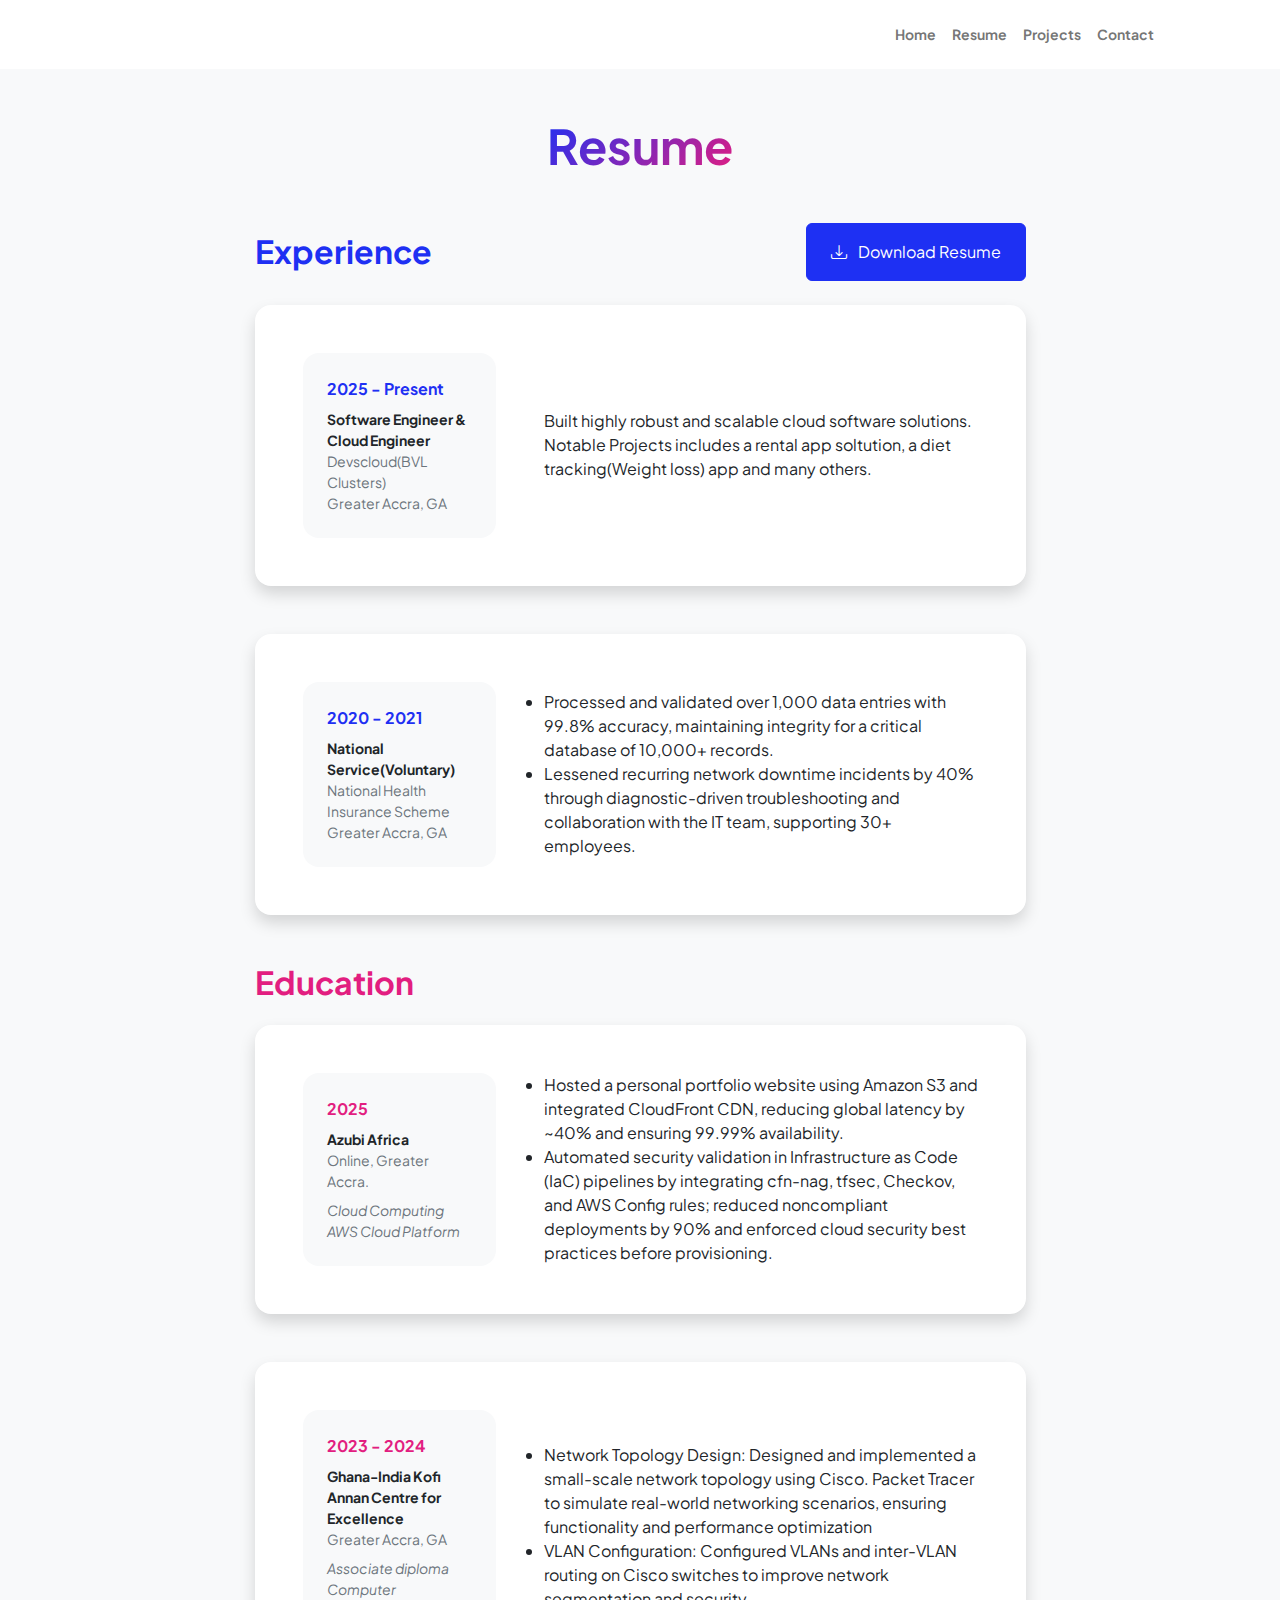
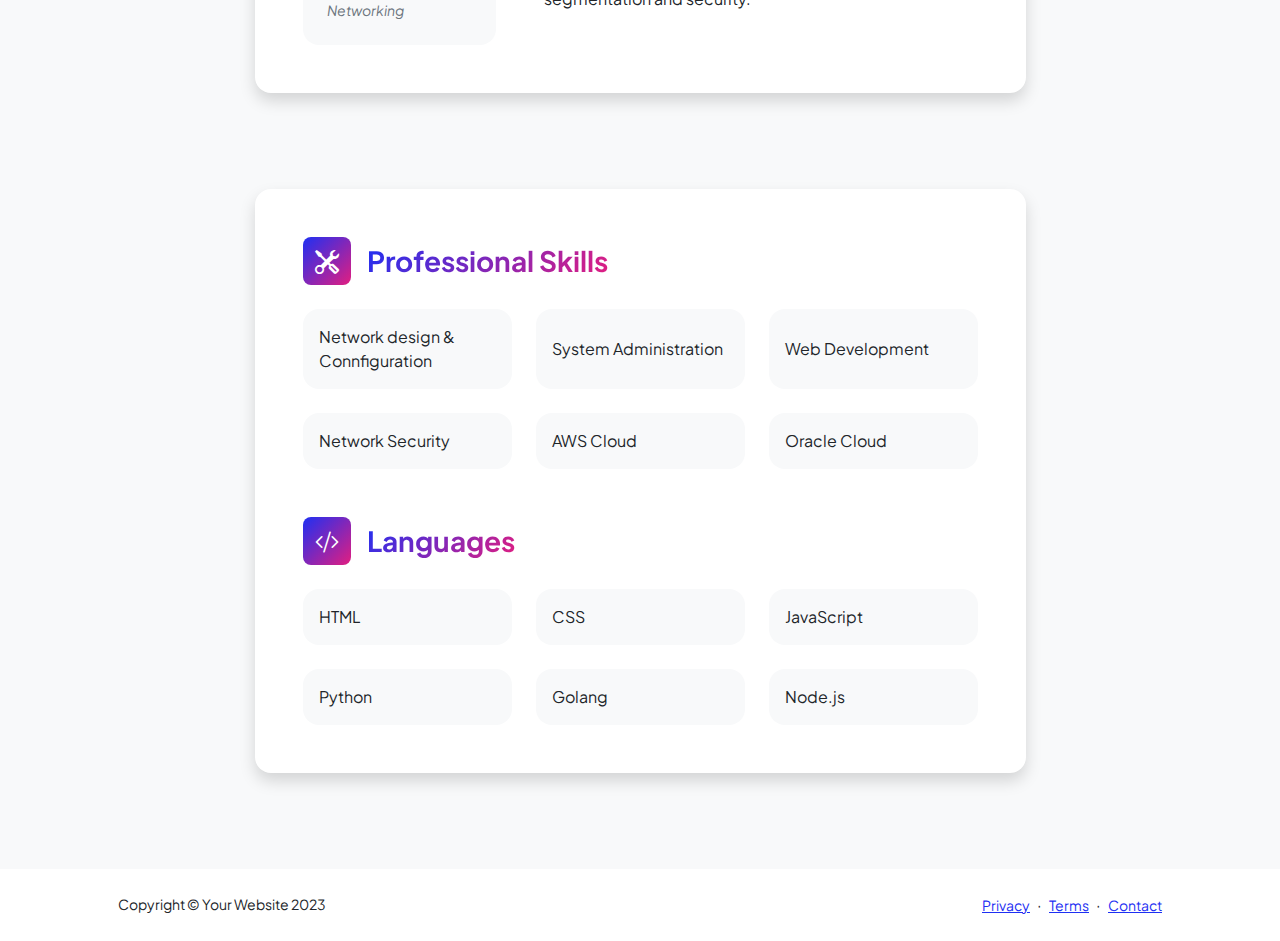
<file: resume.html>
<!DOCTYPE html>
<html lang="en">
    <head>
        <meta charset="utf-8" />
        <meta name="viewport" content="width=device-width, initial-scale=1, shrink-to-fit=no" />
        <meta name="description" content="" />
        <meta name="author" content="" />
        <title>My Resume</title>
        <!-- Favicon-->
        <link rel="icon" type="image/x-icon" href="assets/favicon.ico" />
        <!-- Custom Google font-->
        <link rel="preconnect" href="https://fonts.googleapis.com" />
        <link rel="preconnect" href="https://fonts.gstatic.com" crossorigin />
        <link href="https://fonts.googleapis.com/css2?family=Plus+Jakarta+Sans:wght@100;200;300;400;500;600;700;800;900&amp;display=swap" rel="stylesheet" />
        <!-- Bootstrap icons-->
        <link href="https://cdn.jsdelivr.net/npm/bootstrap-icons@1.8.1/font/bootstrap-icons.css" rel="stylesheet" />
        <!-- Core theme CSS (includes Bootstrap)-->
        <link href="css/styles.css" rel="stylesheet" />
    </head>
    <body class="d-flex flex-column h-100 bg-light">
        <main class="flex-shrink-0">
            <!-- Navigation-->
            <nav class="navbar navbar-expand-lg navbar-light bg-white py-3">
                <div class="container px-5">
                    <a class="navbar-brand" href="index.html"><span class="fw-bolder text-primary"></span></a>
                    <button class="navbar-toggler" type="button" data-bs-toggle="collapse" data-bs-target="#navbarSupportedContent" aria-controls="navbarSupportedContent" aria-expanded="false" aria-label="Toggle navigation"><span class="navbar-toggler-icon"></span></button>
                    <div class="collapse navbar-collapse" id="navbarSupportedContent">
                        <ul class="navbar-nav ms-auto mb-2 mb-lg-0 small fw-bolder">
                            <li class="nav-item"><a class="nav-link" href="index.html">Home</a></li>
                            <li class="nav-item"><a class="nav-link" href="resume.html">Resume</a></li>
                            <li class="nav-item"><a class="nav-link" href="projects.html">Projects</a></li>
                            <li class="nav-item"><a class="nav-link" href="contact.html">Contact</a></li>
                        </ul>
                    </div>
                </div>
            </nav>
            <!-- Page Content-->
            <div class="container px-5 my-5">
                <div class="text-center mb-5">
                    <h1 class="display-5 fw-bolder mb-0"><span class="text-gradient d-inline">Resume</span></h1>
                </div>
                <div class="row gx-5 justify-content-center">
                    <div class="col-lg-11 col-xl-9 col-xxl-8">
                        <!-- Experience Section-->
                        <section>
                            <div class="d-flex align-items-center justify-content-between mb-4">
                                <h2 class="text-primary fw-bolder mb-0">Experience</h2>
                                <!-- Download resume button-->
                                <!-- Note: Set the link href target to a PDF file within your project-->
                                <a class="btn btn-primary px-4 py-3" href="VictorAyiBondzie-Micah_CV.pdf">
                                    <div class="d-inline-block bi bi-download me-2"></div>
                                    Download Resume
                                </a>
                            </div>
                            <!-- Experience Card 1-->
                            <div class="card shadow border-0 rounded-4 mb-5">
                                <div class="card-body p-5">
                                    <div class="row align-items-center gx-5">
                                        <div class="col text-center text-lg-start mb-4 mb-lg-0">
                                            <div class="bg-light p-4 rounded-4">
                                                <div class="text-primary fw-bolder mb-2">2025 - Present</div>
                                                <div class="small fw-bolder">Software Engineer & Cloud Engineer</div>
                                                <div class="small text-muted">Devscloud(BVL Clusters)</div>
                                                <div class="small text-muted">Greater Accra, GA</div>
                                            </div>
                                        </div>
                                        <div class="col-lg-8"><div> Built highly robust  and scalable cloud software solutions. Notable Projects includes
                                            a rental app soltution, a diet tracking(Weight loss) app and many others.
                                        </div>
                                    </div>
                                    </div>
                                </div>
                            </div>
                            <!-- Experience Card 2-->
                            <div class="card shadow border-0 rounded-4 mb-5">
                                <div class="card-body p-5">
                                    <div class="row align-items-center gx-5">
                                        <div class="col text-center text-lg-start mb-4 mb-lg-0">
                                            <div class="bg-light p-4 rounded-4">
                                                <div class="text-primary fw-bolder mb-2">2020 - 2021</div>
                                                <div class="small fw-bolder">National Service(Voluntary)</div>
                                                <div class="small text-muted">National Health Insurance Scheme</div>
                                                <div class="small text-muted">Greater Accra, GA</div>
                                            </div>
                                        </div>
                                        <div class="col-lg-8"><div><li>Processed and validated over 1,000 data entries with 99.8% accuracy, maintaining 
                                                                        integrity for a critical database of 10,000+ records.</li> 
                                                                    <li>Lessened recurring network downtime incidents by 40% through diagnostic-driven 
                                                                         troubleshooting and collaboration with the IT team, supporting 30+ employees.</li> </div></div>
                                    </div>
                                </div>
                            </div>
                        </section>
                        <!-- Education Section-->
                        <section>
                            <h2 class="text-secondary fw-bolder mb-4">Education</h2>
                            <!-- Education Card 1-->
                            <div class="card shadow border-0 rounded-4 mb-5">
                                <div class="card-body p-5">
                                    <div class="row align-items-center gx-5">
                                        <div class="col text-center text-lg-start mb-4 mb-lg-0">
                                            <div class="bg-light p-4 rounded-4">
                                                <div class="text-secondary fw-bolder mb-2">2025</div>
                                                <div class="mb-2">
                                                    <div class="small fw-bolder">Azubi Africa</div>
                                                    <div class="small text-muted">Online, Greater Accra.</div>
                                                </div>
                                                <div class="fst-italic">
                                                    <div class="small text-muted">Cloud Computing</div>
                                                    <div class="small text-muted">AWS Cloud Platform</div>
                                                </div>
                                            </div>
                                        </div>
                                        <div class="col-lg-8"><div>
                                                                    <li>Hosted a personal portfolio website using Amazon S3 and integrated CloudFront 
                                                                        CDN, reducing global latency by ~40% and ensuring 99.99% availability. 
                                                                    </li>
                                                                    <li>
                                                                        Automated security validation in Infrastructure as Code (IaC) pipelines by 
                                                                        integrating cfn-nag, tfsec, Checkov, and AWS Config rules; reduced 
                                                                        noncompliant deployments by 90% and enforced cloud security best practices 
                                                                        before provisioning.
                                                                    </li>
                                                                        
                                                                        
                                                                        </div>
                                                                        </div>
                                    </div>
                                </div>
                            </div>
                            <!-- Education Card 2-->
                            <div class="card shadow border-0 rounded-4 mb-5">
                                <div class="card-body p-5">
                                    <div class="row align-items-center gx-5">
                                        <div class="col text-center text-lg-start mb-4 mb-lg-0">
                                            <div class="bg-light p-4 rounded-4">
                                                <div class="text-secondary fw-bolder mb-2">2023 - 2024</div>
                                                <div class="mb-2">
                                                    <div class="small fw-bolder">Ghana-India Kofi Annan Centre for Excellence</div>
                                                    <div class="small text-muted">Greater Accra, GA</div>
                                                </div>
                                                <div class="fst-italic">
                                                    <div class="small text-muted">Associate diploma</div>
                                                    <div class="small text-muted">Computer Networking</div>
                                                </div>
                                            </div>
                                        </div>
                                        <div class="col-lg-8"><div> <li>Network Topology Design: Designed and implemented a small-scale network 
                                                                            topology using Cisco. Packet Tracer to simulate real-world networking scenarios, 
                                                                              ensuring functionality and performance optimization</li>
                                                                    <li>
                                                                        VLAN Configuration: Configured VLANs and inter-VLAN routing on Cisco switches 
                                                                                to improve network segmentation and security.  
                                                                    </li>
                                                                        
                                                                        
                                                                        </div></div>
                                    </div>
                                </div>
                            </div>
                        </section>
                        <!-- Divider-->
                        <div class="pb-5"></div>
                        <!-- Skills Section-->
                        <section>
                            <!-- Skillset Card-->
                            <div class="card shadow border-0 rounded-4 mb-5">
                                <div class="card-body p-5">
                                    <!-- Professional skills list-->
                                    <div class="mb-5">
                                        <div class="d-flex align-items-center mb-4">
                                            <div class="feature bg-primary bg-gradient-primary-to-secondary text-white rounded-3 me-3"><i class="bi bi-tools"></i></div>
                                            <h3 class="fw-bolder mb-0"><span class="text-gradient d-inline">Professional Skills</span></h3>
                                        </div>
                                        <div class="row row-cols-1 row-cols-md-3 mb-4">
                                            <div class="col mb-4 mb-md-0"><div class="d-flex align-items-center bg-light rounded-4 p-3 h-100">Network design & Connfiguration</div></div>
                                            <div class="col mb-4 mb-md-0"><div class="d-flex align-items-center bg-light rounded-4 p-3 h-100">System Administration</div></div>
                                            <div class="col"><div class="d-flex align-items-center bg-light rounded-4 p-3 h-100">Web Development</div></div>
                                        </div>
                                        <div class="row row-cols-1 row-cols-md-3">
                                            <div class="col mb-4 mb-md-0"><div class="d-flex align-items-center bg-light rounded-4 p-3 h-100">Network Security</div></div>
                                            <div class="col mb-4 mb-md-0"><div class="d-flex align-items-center bg-light rounded-4 p-3 h-100">AWS Cloud</div></div>
                                            <div class="col"><div class="d-flex align-items-center bg-light rounded-4 p-3 h-100">Oracle Cloud</div></div>
                                        </div>
                                    </div>
                                    <!-- Languages list-->
                                    <div class="mb-0">
                                        <div class="d-flex align-items-center mb-4">
                                            <div class="feature bg-primary bg-gradient-primary-to-secondary text-white rounded-3 me-3"><i class="bi bi-code-slash"></i></div>
                                            <h3 class="fw-bolder mb-0"><span class="text-gradient d-inline">Languages</span></h3>
                                        </div>
                                        <div class="row row-cols-1 row-cols-md-3 mb-4">
                                            <div class="col mb-4 mb-md-0"><div class="d-flex align-items-center bg-light rounded-4 p-3 h-100">HTML</div></div>
                                            <div class="col mb-4 mb-md-0"><div class="d-flex align-items-center bg-light rounded-4 p-3 h-100">CSS</div></div>
                                            <div class="col"><div class="d-flex align-items-center bg-light rounded-4 p-3 h-100">JavaScript</div></div>
                                        </div>
                                        <div class="row row-cols-1 row-cols-md-3">
                                            <div class="col mb-4 mb-md-0"><div class="d-flex align-items-center bg-light rounded-4 p-3 h-100">Python</div></div>
                                            <div class="col mb-4 mb-md-0"><div class="d-flex align-items-center bg-light rounded-4 p-3 h-100">Golang</div></div>
                                            <div class="col"><div class="d-flex align-items-center bg-light rounded-4 p-3 h-100">Node.js</div></div>
                                        </div>
                                    </div>
                                </div>
                            </div>
                        </section>
                    </div>
                </div>
            </div>
        </main>
        <!-- Footer-->
        <footer class="bg-white py-4 mt-auto">
            <div class="container px-5">
                <div class="row align-items-center justify-content-between flex-column flex-sm-row">
                    <div class="col-auto"><div class="small m-0">Copyright &copy; Your Website 2023</div></div>
                    <div class="col-auto">
                        <a class="small" href="#!">Privacy</a>
                        <span class="mx-1">&middot;</span>
                        <a class="small" href="#!">Terms</a>
                        <span class="mx-1">&middot;</span>
                        <a class="small" href="#!">Contact</a>
                    </div>
                </div>
            </div>
        </footer>
        <!-- Bootstrap core JS-->
        <script src="https://cdn.jsdelivr.net/npm/bootstrap@5.2.3/dist/js/bootstrap.bundle.min.js"></script>
        <!-- Core theme JS-->
        <script src="js/scripts.js"></script>
    </body>
</html>
</file>
